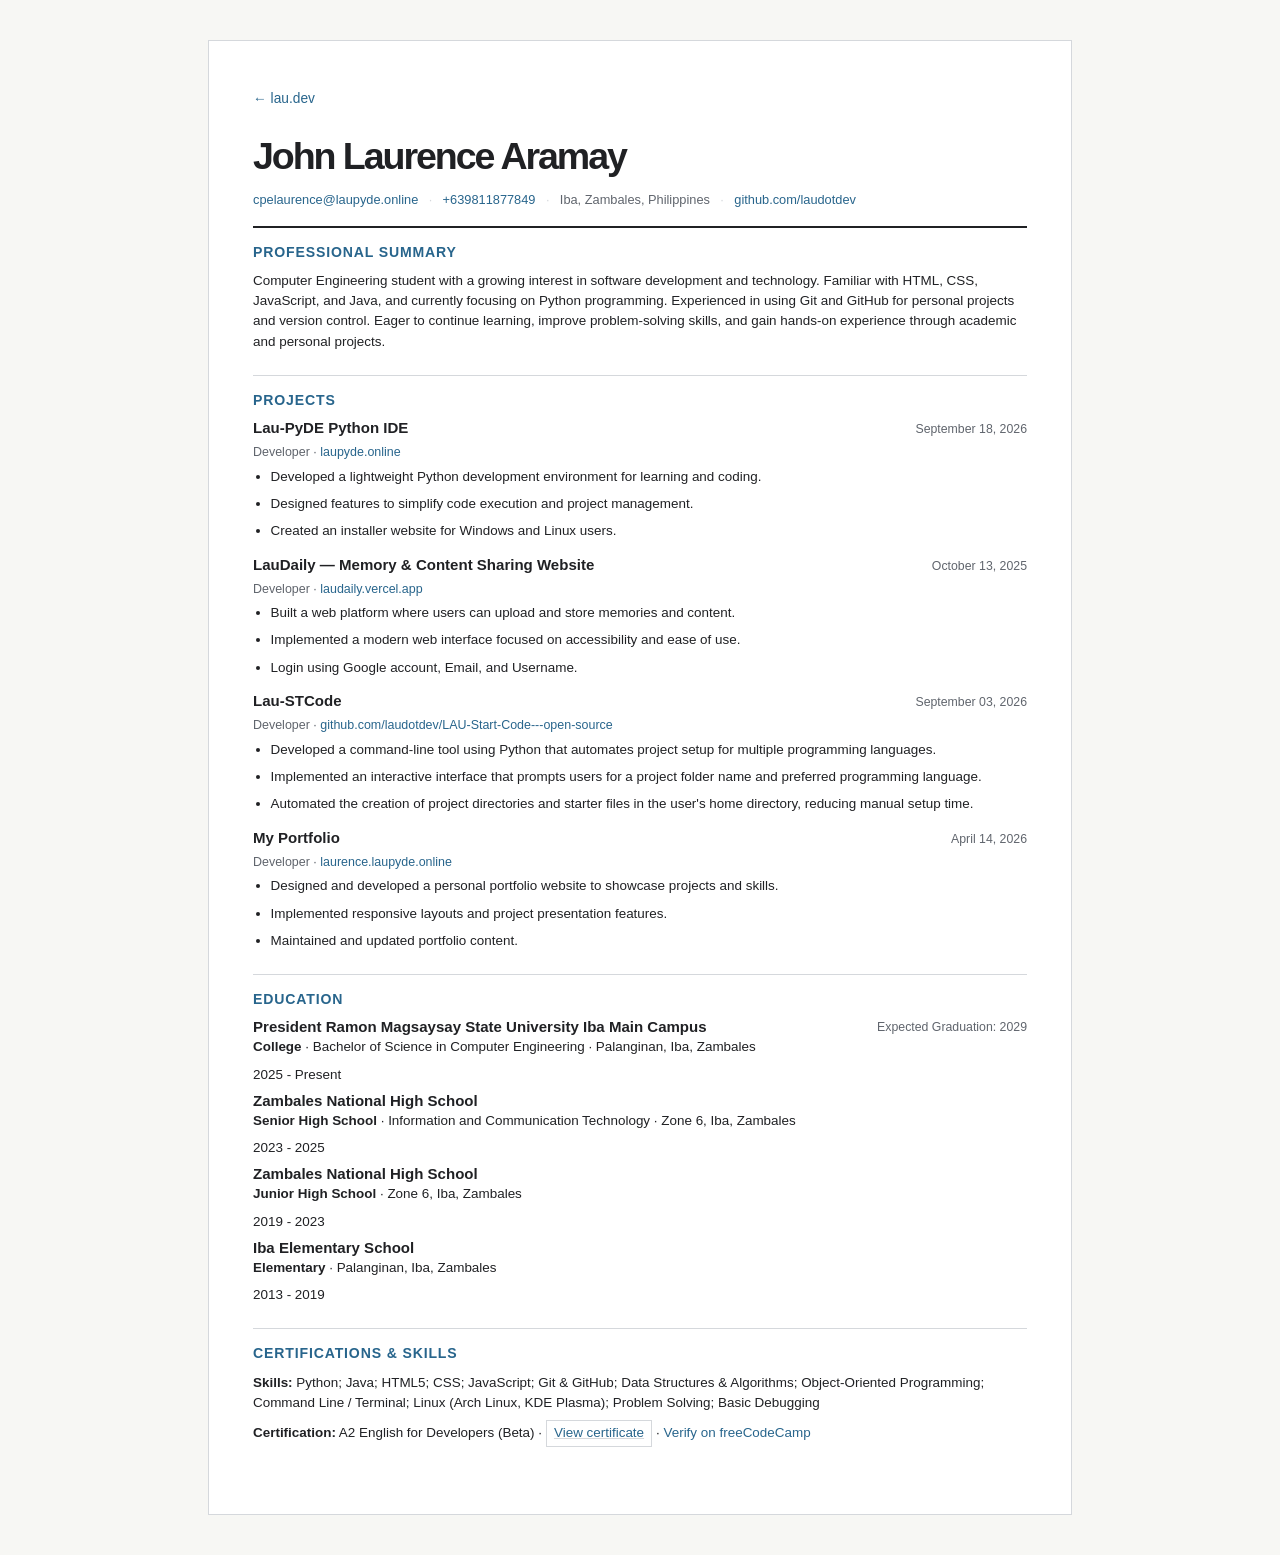
<file: resume.html>
<!doctype html>
<html lang="en">
<head>
    <meta charset="utf-8">
    <meta name="viewport" content="width=device-width, initial-scale=1">
    <meta name="description" content="Resume for John Laurence Aramay, Computer Engineering student and developer.">
    <meta name="author" content="John Laurence Aramay">
    <title>Resume — John Laurence Aramay</title>
    <link rel="icon" href="img/ryu-dev.png" type="image/png">
    <link rel="stylesheet" href="styles.css">
    <script src="portfolio.js" defer></script>
</head>
<body class="resume-page">
    <main class="resume-sheet">
        <a class="resume-back" href="index.html">← lau.dev</a>

        <header class="resume-header">
            <h1>John Laurence Aramay</h1>
            <ul class="resume-contact" aria-label="Contact information">
                <li><a href="mailto:comp.sci.lau@programmer.net">cpelaurence@laupyde.online</a></li>
                <li><a href="tel:+69811877849">+639811877849</a></li>
                <li>Iba, Zambales, Philippines</li>
                <li><a href="https://github.com/laudotdev" target="_blank" rel="noopener noreferrer">github.com/laudotdev</a></li>
            </ul>
        </header>

        <section class="resume-section" aria-labelledby="summary-title">
            <h2 id="summary-title">Professional Summary</h2>
            <p>Computer Engineering student with a growing interest in software development and technology. Familiar with HTML, CSS, JavaScript, and Java, and currently focusing on Python programming. Experienced in using Git and GitHub for personal projects and version control. Eager to continue learning, improve problem-solving skills, and gain hands-on experience through academic and personal projects.</p>
        </section>

        <section class="resume-section" aria-labelledby="resume-projects-title">
            <h2 id="resume-projects-title">Projects</h2>

            <article class="resume-project">
                <div class="resume-project-heading">
                    <h3>Lau-PyDE Python IDE</h3>
                    <time datetime="2026-09-18">September 18, 2026</time>
                </div>
                <p class="resume-project-meta">Developer <span aria-hidden="true">·</span> <a href="https://laupyde.online" target="_blank" rel="noopener noreferrer">laupyde.online</a></p>
                <ul>
                    <li>Developed a lightweight Python development environment for learning and coding.</li>
                    <li>Designed features to simplify code execution and project management.</li>
                    <li>Created an installer website for Windows and Linux users.</li>
                </ul>
            </article>

            <article class="resume-project">
                <div class="resume-project-heading">
                    <h3>LauDaily — Memory &amp; Content Sharing Website</h3>
                    <time datetime="2025-10-13">October 13, 2025</time>
                </div>
                <p class="resume-project-meta">Developer <span aria-hidden="true">·</span> <a href="https://laudaily.vercel.app" target="_blank" rel="noopener noreferrer">laudaily.vercel.app</a></p>
                <ul>
                    <li>Built a web platform where users can upload and store memories and content.</li>
                    <li>Implemented a modern web interface focused on accessibility and ease of use.</li>
                    <li>Login using Google account, Email, and Username.</li>
                </ul>
            </article>

            <article class="resume-project">
                <div class="resume-project-heading">
                    <h3>Lau-STCode</h3>
                    <time datetime="2026-09-03">September 03, 2026</time>
                </div>
                <p class="resume-project-meta">Developer <span aria-hidden="true">·</span> <a href="https://github.com/laudotdev/LAU-Start-Code---open-source" target="_blank" rel="noopener noreferrer">github.com/laudotdev/LAU-Start-Code---open-source</a></p>
                <ul>
                    <li>Developed a command-line tool using Python that automates project setup for multiple programming languages.</li>
                    <li>Implemented an interactive interface that prompts users for a project folder name and preferred programming language.</li>
                    <li>Automated the creation of project directories and starter files in the user's home directory, reducing manual setup time.</li>
                </ul>
            </article>

            <article class="resume-project">
                <div class="resume-project-heading">
                    <h3>My Portfolio</h3>
                    <time datetime="2026-04-14">April 14, 2026</time>
                </div>
                <p class="resume-project-meta">Developer <span aria-hidden="true">·</span> <a href="https://laurence.laupyde.online" target="_blank" rel="noopener noreferrer">laurence.laupyde.online</a></p>
                <ul>
                    <li>Designed and developed a personal portfolio website to showcase projects and skills.</li>
                    <li>Implemented responsive layouts and project presentation features.</li>
                    <li>Maintained and updated portfolio content.</li>
                </ul>
            </article>
        </section>

        <section class="resume-section" aria-labelledby="education-title">
            <h2 id="education-title">Education</h2>
            <div class="resume-education-heading">
                <h3>President Ramon Magsaysay State University Iba Main Campus</h3>
                <p>Expected Graduation: 2029</p>
            </div>
            <p class="schools"><b>College </b><span aria-hidden="true">·</span> Bachelor of Science in Computer Engineering <span aria-hidden="true">·</span> Palanginan, Iba, Zambales</p>
            <p class="year-education">2025 - Present</p>
            <div class="resume-education-heading">
                <h3>Zambales National High School</h3>
            </div>
            <p class="schools"><b>Senior High School</b> <span aria-hidden="true">·</span> Information and Communication Technology <span aria-hidden="true">·</span> Zone 6, Iba, Zambales</p>
            <p class="year-education">2023 - 2025</p>
            <div class="resume-education-heading">
                <h3>Zambales National High School</h3>
            </div>
            <p class="schools"><b>Junior High School </b><span aria-hidden="true">·</span> Zone 6, Iba, Zambales</p>
            <p class="year-education">2019 - 2023</p>
            <div class="resume-education-heading">
                <h3>Iba Elementary School</h3>
            </div>
            <p class="schools"><b>Elementary </b><span aria-hidden="true">·</span> Palanginan, Iba, Zambales</p>
            <p class="year-education">2013 - 2019</p>
        </section>

        <section class="resume-section" aria-labelledby="cert-skills-title">
            <h2 id="cert-skills-title">Certifications &amp; Skills</h2>
            <p><strong>Skills:</strong> Python; Java; HTML5; CSS; JavaScript; Git &amp; GitHub; Data Structures &amp; Algorithms; Object-Oriented Programming; Command Line / Terminal; Linux (Arch Linux, KDE Plasma); Problem Solving; Basic Debugging</p>
            <p><strong>Certification:</strong> A2 English for Developers (Beta) · <button class="certificate-open" type="button" aria-haspopup="dialog" aria-controls="certificate-dialog">View certificate</button> · <a href="https://freecodecamp.org/certification/ryubbb/a2-english-for-developers" target="_blank" rel="noopener noreferrer">Verify on freeCodeCamp</a></p>
        </section>
    </main>
    <dialog class="certificate-dialog" id="certificate-dialog" aria-labelledby="certificate-dialog-title">
        <div class="certificate-dialog-header">
            <h3 id="certificate-dialog-title">A2 English for Developers certificate</h3>
            <button class="certificate-close" type="button" aria-label="Close certificate">×</button>
        </div>
        <img src="img/certification.png" alt="freeCodeCamp A2 English for Developers (Beta) certificate awarded to John Laurence Aramay on July 4, 2026">
    </dialog>
</body>
</html>
</file>
<file: styles.css>
:root {
    color-scheme: light;
    --page: #f7f7f4;
    --surface: #ffffff;
    --text: #202124;
    --muted: #60656d;
    --line: #d5d8dc;
    --accent: #28658c;
    --accent-hover: #174968;
    --tag: #edf2f5;
    --focus: #b65c19;
    --contribution-0: #d1dbe1;
    --contribution-1: #99b9cb;
    --contribution-2: #6594ad;
    --contribution-3: #3b7898;
    --contribution-4: #174f70;
    --contribution-outline: #aebcc5;
    --site-header-height: 4.25rem;
    --content-width: 66rem;
}

:root[data-theme="dark"] {
    color-scheme: dark;
    --page: #171a1d;
    --surface: #1e2226;
    --text: #e8e9e7;
    --muted: #b0b7bc;
    --line: #3b4248;
    --accent: #8fc6e8;
    --accent-hover: #c5e4f7;
    --tag: #282f34;
    --focus: #ffb36b;
    --contribution-0: #272d31;
    --contribution-1: #344e5d;
    --contribution-2: #416f88;
    --contribution-3: #5794b2;
    --contribution-4: #8fc6e8;
    --contribution-outline: #596b76;
}

* {
    box-sizing: border-box;
}

html {
    scroll-padding-top: calc(var(--site-header-height) + 1rem);
    scroll-behavior: smooth;
}

body {
    margin: 0;
    background: var(--page);
    color: var(--text);
    font-family: Arial, Helvetica, sans-serif;
    font-size: 1rem;
    line-height: 1.65;
}

button,
a {
    color: inherit;
    font: inherit;
}

a {
    text-decoration-color: transparent;
    text-underline-offset: 0.2em;
}

a:hover {
    color: var(--accent-hover);
    text-decoration-color: currentColor;
}

a:focus-visible,
button:focus-visible {
    outline: 2px solid var(--focus);
    outline-offset: 3px;
}

button {
    cursor: pointer;
}

.page-width {
    width: min(var(--content-width), calc(100% - 3rem));
    margin-inline: auto;
}

.brand,
.eyebrow {
    font-family: "Comic Sans MS", "Segoe Print", cursive;
    text-transform: uppercase;
}

.skip-link {
    position: absolute;
    top: -5rem;
    left: 1rem;
    z-index: 5;
    padding: 0.45rem 0.75rem;
    background: var(--surface);
    color: var(--accent);
    border: 1px solid var(--line);
}

.visually-hidden {
    position: absolute;
    width: 1px;
    height: 1px;
    padding: 0;
    margin: -1px;
    overflow: hidden;
    clip: rect(0, 0, 0, 0);
    white-space: nowrap;
    border: 0;
}

.skip-link:focus {
    top: 1rem;
}

.site-header {
    border-bottom: 1px solid var(--line);
    background: var(--page);
}

html.js .site-header {
    position: fixed;
    inset: 0 0 auto;
    z-index: 100;
}

html.js #main {
    padding-top: var(--site-header-height);
}

.site-header-inner {
    min-height: 4.25rem;
    display: flex;
    align-items: center;
    gap: 2rem;
}

.brand-controls {
    display: flex;
    flex: 0 0 auto;
    align-items: center;
    gap: 1.25rem;
}

.brand {
    flex: 0 0 auto;
    color: var(--text);
    font-weight: 700;
    font-size: 1.25rem;
    letter-spacing: 0;
    text-decoration: none;
}

.brand span {
    color: var(--accent);
}

.site-nav {
    display: flex;
    align-items: center;
    justify-content: flex-end;
    gap: clamp(0.8rem, 2.5vw, 1.8rem);
    margin-left: auto;
}

.site-nav a {
    color: var(--muted);
    font-size: 0.9rem;
    text-decoration: none;
}

.site-nav a:hover,
.site-nav a:focus-visible {
    color: var(--accent);
}

.nav-toggle {
    display: none;
    width: 2.5rem;
    height: 2.35rem;
    padding: 0.45rem;
    border: 1px solid var(--line);
    background: transparent;
    color: var(--text);
}

.nav-toggle-icon {
    display: flex;
    height: 100%;
    flex-direction: column;
    justify-content: space-between;
}

.nav-toggle-icon span {
    display: block;
    width: 100%;
    height: 2px;
    background: currentColor;
}

.resume-button {
    display: inline-flex;
    align-items: center;
    gap: 0.45rem;
    border: 1px solid var(--line);
    padding: 0.35rem 0.7rem;
    color: var(--accent);
    font-size: 0.88rem;
    text-decoration: none;
}

.resume-button:hover {
    border-color: var(--accent);
    text-decoration: none;
}

.theme-toggle,
.music-toggle {
    display: inline-flex;
    align-items: center;
    justify-content: center;
    gap: 0.4rem;
    border: 1px solid var(--line);
    border-radius: 0;
    background: transparent;
    color: var(--muted);
    padding: 0.3rem 0.55rem;
    font-size: 0.78rem;
}

.music-toggle {
    width: 2rem;
    height: 2rem;
    padding: 0;
    font-size: 1rem;
}

.theme-toggle:hover,
.music-toggle:hover {
    border-color: var(--accent);
    color: var(--accent);
}

.intro {
    display: grid;
    grid-template-columns: minmax(0, 1fr) 8.5rem;
    align-items: center;
    gap: 3rem;
    padding-block: clamp(3.5rem, 9vw, 6.5rem);
}

.eyebrow {
    color: var(--accent);
    font-size: 0.95rem;
    font-style: italic;
}

h1,
h2,
h3,
p,
figure {
    margin-top: 0;
}

h1,
h2,
h3 {
    line-height: 1.25;
}

h1 {
    margin-bottom: 0.55rem;
    font-size: clamp(2.1rem, 5vw, 3.25rem);
    letter-spacing: -0.055em;
    font-weight: 650;
}

.intro-role {
    margin-bottom: 1rem;
    color: var(--accent);
    font-size: 1.05rem;
}

.intro-summary {
    max-width: 42rem;
    color: var(--muted);
    font-size: 1.05rem;
    text-align: justify;
}

.intro-actions {
    display: flex;
    align-items: center;
    flex-wrap: wrap;
    gap: 1rem 1.25rem;
    margin-top: 1.5rem;
}

.text-link,
.project-links a,
.contact-list a {
    color: var(--accent);
    text-decoration: underline;
    text-decoration-color: var(--line);
}

.portrait {
    margin: 0;
    justify-self: end;
}

.portrait img {
    display: block;
    width: 250px;
    height: 250px;
    object-fit: cover;
    border: 1px solid var(--line);
    filter: grayscale(15%);
}

.portrait figcaption {
    margin-top: 0.5rem;
    color: var(--muted);
    font-size: 0.68rem;
    text-align: right;
}

.content-section {
    padding-block: 2.6rem 3rem;
    border-top: 1px solid var(--line);
    scroll-margin-top: 1rem;
}

.section-heading {
    margin-bottom: 1.1rem;
}

.section-heading .eyebrow {
    margin-bottom: 0.35rem;
}

.section-heading h2 {
    margin-bottom: 0;
    font-size: 1.65rem;
    font-weight: 620;
    letter-spacing: -0.035em;
}

.project-list {
    margin: 0;
    padding: 0;
    list-style: none;
    counter-reset: projects;
}

.project-item {
    position: relative;
    padding: 1.25rem 0 1.35rem 2.5rem;
    border-top: 1px solid var(--line);
    counter-increment: projects;
}

.project-item::before {
    position: absolute;
    top: 1.35rem;
    left: 0;
    content: "0" counter(projects) ".";
    color: var(--muted);
    font-family: Arial, Helvetica, sans-serif;
    font-size: 0.75rem;
}

.project-heading {
    display: flex;
    align-items: baseline;
    flex-wrap: wrap;
    gap: 0.5rem 1rem;
}

.project-heading h3 {
    margin: 0;
    font-size: 1.1rem;
    font-weight: 620;
}

.project-kind,
.project-date {
    color: var(--muted);
    font-size: 0.72rem;
}

.project-date {
    white-space: nowrap;
}

.project-item article > p {
    margin: 0.45rem 0 0.65rem;
    max-width: 52rem;
    color: var(--muted);
    text-align: justify;
}

.project-item article {
    display: grid;
    grid-template-columns: minmax(0, 1fr) minmax(15rem, 34%);
    column-gap: 2rem;
    align-items: start;
}

.project-item article > .project-heading,
.project-item article > p,
.project-item article > .paragraphs,
.project-item article > .tags,
.project-item article > .project-links {
    grid-column: 1;
}

.project-preview {
    grid-column: 2;
    grid-row: 1 / span 4;
    align-self: center;
    min-width: 0;
}

.preview-frame {
    display: block;
    width: 100%;
    aspect-ratio: 16 / 9;
    overflow: hidden;
    border: 1px solid var(--line);
    background: var(--surface);
}

.preview-frame iframe,
.preview-frame img {
    display: block;
    width: 100%;
    height: 100%;
    border: 0;
}

.preview-frame iframe {
    width: 400%;
    height: 400%;
    transform: scale(0.25);
    transform-origin: top left;
    pointer-events: none;
}

.preview-frame img {
    object-fit: contain;
}

.github-activity {
    padding-block: 1.75rem 2rem;
}

.contribution-figure {
    margin: 0;
}

.contribution-chart {
    width: 100%;
    max-width: 760px;
}

.contribution-chart svg {
    display: block;
    width: 100%;
    height: auto;
}

.contribution-chart text {
    fill: var(--muted);
    font-family: Arial, Helvetica, sans-serif;
    font-size: 10px;
}

.contribution-cell {
    stroke: var(--contribution-outline);
    stroke-width: 0.75;
}

.contribution-cell.level-0 { fill: var(--contribution-0); }
.contribution-cell.level-1 { fill: var(--contribution-1); }
.contribution-cell.level-2 { fill: var(--contribution-2); }
.contribution-cell.level-3 { fill: var(--contribution-3); }
.contribution-cell.level-4 { fill: var(--contribution-4); }
.contribution-cell.future {
    fill: transparent;
    stroke: var(--line);
    stroke-dasharray: 2 2;
}

.contribution-status,
.contribution-total {
    margin: 0;
    color: var(--muted);
    font-size: 0.85rem;
}

.contribution-figure figcaption {
    display: flex;
    align-items: baseline;
    flex-wrap: wrap;
    gap: 0.35rem 1.1rem;
    margin-top: 0.55rem;
    color: var(--muted);
    font-size: 0.82rem;
}

.contribution-figure a {
    color: var(--accent);
    text-decoration: underline;
    text-decoration-color: var(--line);
}

.paragraphs {
    margin: 0.45rem 0 0.65rem;
    max-width: 52rem;
    color: var(--muted);
    text-align: justify;
}

.tags {
    display: flex;
    flex-wrap: wrap;
    gap: 0.35rem;
    margin: 0.55rem 0 0.8rem;
    padding: 0;
    list-style: none;
    font-size: 0.72rem;
}

.tags li {
    padding: 0.08rem 0.4rem;
    background: var(--tag);
    color: var(--muted);
}

.project-links {
    display: flex;
    flex-wrap: wrap;
    gap: 0.55rem;
    margin-top: 0.2rem;
    font-size: 0.92rem;
    font-weight: 600;
}

.project-links a {
    display: inline-flex;
    align-items: center;
    gap: 0.3rem;
    padding: 0.35rem 0.6rem;
    border: 1px solid var(--line);
    color: var(--accent);
    text-decoration: none;
}

.project-links a:hover,
.project-links a:focus-visible {
    border-color: var(--accent);
    text-decoration: underline;
}

.split-section {
    display: grid;
    grid-template-columns: minmax(10rem, 0.32fr) minmax(0, 1fr);
    gap: 2rem;
}

.split-section .section-heading {
    margin-bottom: 0;
}

.skill-groups {
    border-top: 1px solid var(--line);
}

.skill-row {
    display: grid;
    grid-template-columns: minmax(9rem, 0.32fr) minmax(0, 1fr);
    gap: 1rem;
    padding: 0.8rem 0;
    border-bottom: 1px solid var(--line);
    text-align: left;
}

.skill-row h3 {
    margin: 0;
    font-size: 0.9rem;
    font-weight: 600;
}

.skill-icons {
    display: flex;
    flex-wrap: wrap;
    align-items: center;
    gap: 0.45rem 1rem;
    margin: 0;
    padding: 0;
    list-style: none;
}

.skill-icons li {
    display: inline-flex;
    align-items: center;
    gap: 0.45rem;
    min-height: 2rem;
    color: var(--text);
    font-size: 0.88rem;
}

.skill-icons img {
    display: block;
    width: 1.6rem;
    height: 1.6rem;
    flex: 0 0 auto;
    object-fit: contain;
}

:root[data-theme="dark"] .skill-icons img[src$="/github.svg"],
:root[data-theme="dark"] .skill-icons img[src$="/flask.svg"],
:root[data-theme="dark"] .skill-icons img[src$="/sqlalchemy.svg"] {
    filter: brightness(0) invert(0.88);
}

.skill-row p,
.about-copy p,
.contact-copy p {
    margin-bottom: 0.6rem;
    color: var(--muted);
    text-align: justify;
}

.about-copy p:last-child {
    margin-bottom: 0;
}

.contact-list {
    margin: 0.9rem 0 1rem;
    padding: 0;
    list-style: none;
}

.contact-list li + li {
    margin-top: 0.4rem;
}

.contact-list a {
    display: inline-flex;
    flex-wrap: wrap;
    gap: 0.35rem 0.75rem;
}

.contact-list .meta-text {
    color: var(--muted);
    font-size: 0.86rem;
}

.other-links {
    display: flex;
    flex-wrap: wrap;
    gap: 0.5rem 1rem;
    padding-top: 0.8rem;
    border-top: 1px solid var(--line);
    font-size: 0.86rem;
}

.other-links a {
    color: var(--muted);
}

.certification-copy h3 {
    margin-bottom: 0.25rem;
    font-size: 1rem;
}

.certification-copy > p,
.certificate-figure figcaption {
    color: var(--muted);
    font-size: 0.84rem;
}

.certificate-figure {
    margin: 1rem 0 0.75rem;
}

.certificate-figure img {
    display: block;
    width: 100%;
    max-width: 37rem;
    height: auto;
    border: 1px solid var(--line);
}

.certificate-figure figcaption {
    margin-top: 0.35rem;
}

.certification-links {
    display: flex;
    flex-wrap: wrap;
    gap: 0.5rem 1.25rem;
    font-size: 0.86rem;
}

.certification-links a {
    color: var(--accent);
    text-decoration: underline;
    text-decoration-color: var(--line);
}

.verify-cert {
    margin-bottom: 3px;
}

.certificate-open {
    padding: 0.15rem 0.45rem;
    border: 1px solid var(--line);
    background: transparent;
    color: var(--accent);
    text-decoration: underline;
    text-decoration-color: var(--line);
    cursor: pointer;
}

.certificate-open:hover {
    border-color: var(--accent);
    color: var(--accent-hover);
}

.certificate-dialog {
    width: min(92vw, 72rem);
    max-width: none;
    max-height: 90vh;
    padding: 1rem;
    overflow: auto;
    border: 1px solid var(--line);
    background: var(--surface);
    color: var(--text);
}

.certificate-dialog::backdrop {
    background: rgb(0 0 0 / 78%);
}

.certificate-dialog-header {
    display: flex;
    align-items: center;
    justify-content: space-between;
    gap: 1rem;
    margin-bottom: 0.75rem;
}

.certificate-dialog-header h3 {
    margin: 0;
    font-size: 1rem;
}

.certificate-close {
    display: grid;
    width: 2.25rem;
    height: 2.25rem;
    place-items: center;
    flex: 0 0 auto;
    border: 1px solid var(--line);
    background: transparent;
    color: var(--text);
    font-size: 1.75rem;
    line-height: 1;
}

.certificate-close:hover {
    border-color: var(--accent);
    color: var(--accent-hover);
}

.certificate-dialog > img {
    display: block;
    width: 100%;
    max-height: calc(90vh - 5rem);
    object-fit: contain;
}

.email-dialog {
    width: min(92vw, 28rem);
    padding: 1.25rem;
    border: 1px solid var(--line);
    background: var(--surface);
    color: var(--text);
}

.email-dialog::backdrop {
    background: rgb(0 0 0 / 55%);
}

.email-dialog-header {
    display: flex;
    align-items: center;
    justify-content: space-between;
    gap: 1rem;
    margin-bottom: 1rem;
}

.email-dialog-header h3 {
    margin: 0;
    font-size: 1.1rem;
}

.email-dialog-close {
    display: grid;
    width: 2.25rem;
    height: 2.25rem;
    place-items: center;
    flex: 0 0 auto;
    border: 1px solid var(--line);
    background: transparent;
    color: var(--text);
    font-size: 1.75rem;
    line-height: 1;
}

.email-dialog-close:hover {
    border-color: var(--accent);
    color: var(--accent-hover);
}

.email-address {
    margin: 0 0 1rem;
    overflow-wrap: anywhere;
    font-size: 1.05rem;
    font-weight: 600;
    user-select: all;
}

.email-copy {
    padding: 0.45rem 0.7rem;
    border: 1px solid var(--line);
    background: transparent;
    color: var(--accent);
}

.email-copy:hover {
    border-color: var(--accent);
    color: var(--accent-hover);
}

.email-copy-status {
    min-height: 1.5em;
    margin: 0.5rem 0 0;
    color: var(--muted);
    font-size: 0.85rem;
}

.site-footer {
    border-top: 1px solid var(--line);
    color: var(--muted);
    font-size: 0.72rem;
}

.footer-inner {
    display: flex;
    align-items: center;
    justify-content: space-between;
    flex-wrap: wrap;
    gap: 0.4rem 1rem;
    padding-block: 1rem 1.25rem;
}

.footer-inner p {
    margin: 0;
}

.back-to-top {
    color: var(--accent);
}

/* Standalone resume page */
.resume-page {
    --resume-width: 54rem;
}

.resume-sheet {
    width: min(var(--resume-width), calc(100% - 3rem));
    margin: 2.5rem auto;
    padding: clamp(1.25rem, 4vw, 2.75rem);
    border: 1px solid var(--line);
    background: var(--surface);
}

.resume-back {
    display: inline-block;
    margin-bottom: 1.4rem;
    color: var(--accent);
    font-size: 0.86rem;
}

.resume-header {
    padding-bottom: 1rem;
    border-bottom: 2px solid var(--text);
}

.resume-header h1 {
    font-size: clamp(1.8rem, 5vw, 2.35rem);
}

.resume-contact {
    display: flex;
    flex-wrap: wrap;
    gap: 0.2rem 0.65rem;
    margin: 0;
    padding: 0;
    color: var(--muted);
    font-size: 0.8rem;
    list-style: none;
}

.resume-contact li + li::before {
    content: "·";
    margin-right: 0.65rem;
    color: var(--line);
}

.resume-contact a,
.resume-project a,
.resume-section > p a {
    color: var(--accent);
    overflow-wrap: anywhere;
}

.resume-section {
    padding-block: 1rem;
    border-bottom: 1px solid var(--line);
}

.resume-section:last-child {
    border-bottom: 0;
}

.resume-section h2 {
    margin-bottom: 0.6rem;
    color: var(--accent);
    font-size: 0.88rem;
    letter-spacing: 0.06em;
    text-transform: uppercase;
}

.resume-section p,
.resume-project li {
    margin-bottom: 0.45rem;
    font-size: 0.84rem;
    line-height: 1.5;
}

.schools{
    margin-top: 0;
}

.year-education {
    margin-top: 0;
    margin-bottom: 0.8rem;
}

.resume-project + .resume-project {
    margin-top: 0.9rem;
}

.resume-project-heading,
.resume-education-heading {
    display: flex;
    align-items: baseline;
    justify-content: space-between;
    gap: 0.5rem 1rem;
}

.resume-project-heading h3,
.resume-education-heading h3 {
    margin: 0;
    font-size: 0.94rem;
    font-weight: 650;
}

.resume-project-heading time,
.resume-education-heading p {
    flex: 0 0 auto;
    margin: 0;
    color: var(--muted);
    font-size: 0.77rem;
}

.resume-project .resume-project-meta {
    margin: 0.22rem 0 0.3rem;
    color: var(--muted);
    font-size: 0.78rem;
}

.resume-project ul {
    margin: 0;
    padding-left: 1.1rem;
}

.resume-project li + li {
    margin-top: 0.15rem;
}

.resume-education-heading {
    align-items: flex-start;
}

.resume-section strong {
    color: var(--text);
}

.year-education {
    margin-top: 0;
}

@media (max-width: 985px) {
    .intro-summary {
        max-width: 500px;
        font-size: 1rem;
        display: flex;
        overflow-wrap: break-word;
    }
}

@media (max-width: 929px) {
    .intro-summary {
        font-size: 0.90rem;
        margin-right: 20px;
        overflow-wrap: break-word;
        word-wrap: break-word;
    }
}

@media (max-width: 817px) {
    .intro-summary {
        max-width: 400px;
        margin-right: 20px;
        word-wrap: break-word;
    }
}

@media (max-width: 720px) {
    :root {
        --site-header-height: 3.7rem;
    }

    .site-header-inner {
        min-height: 0;
        flex-wrap: wrap;
        gap: 0.55rem 1rem;
        padding-block: 0.75rem;
    }

    .site-nav {
        order: 4;
        width: 100%;
        flex-direction: column;
        align-items: stretch;
        gap: 0;
        margin: 0;
        padding-top: 0.35rem;
        border-top: 1px solid var(--line);
    }

    .js .site-nav {
        display: none;
    }

    .js .site-header-inner.nav-open .site-nav {
        display: flex;
    }

    .site-nav a {
        padding: 0.45rem 0;
    }

    .js .nav-toggle {
        display: block;
        order: 3;
    }

    .brand-controls {
        order: 1;
    }

    .theme-toggle {
        order: 2;
        margin-left: auto;
    }

    .intro {
        grid-template-columns: 1fr;
        gap: 1.25rem;
        text-align: center;
    }

    .project-item article {
        grid-template-columns: minmax(0, 1fr);
        row-gap: 0;
    }

    .project-item article > .project-preview {
        grid-column: 1;
        grid-row: auto;
        margin-top: 0.8rem;
    }

    .intro-summary {
        display: block;
        max-width: 500px;
        margin-inline: auto;
        text-align: center;
    }

    .intro-copy {
        grid-row: 2;
        text-align: center;
    }

    .intro-actions {
        justify-content: center;
    }

    .portrait {
        grid-row: 1;
        justify-self: center;
        text-align: center;
    }

    .portrait figcaption {
        text-align: center;
    }

    .portrait img {
        width: clamp(10rem, 50vw, 14rem);
        height: clamp(10rem, 50vw, 14rem);
    }

    .split-section {
        grid-template-columns: 1fr;
        gap: 1rem;
    }
}

@media (max-width: 480px) {
    .page-width,
    .resume-sheet {
        width: calc(100% - 2rem);
    }

    .site-nav {
        gap: 0;
    }

    .site-nav a {
        font-size: 0.84rem;
    }

    .intro {
        grid-template-columns: 1fr;
        padding-block: 3rem;
    }

    .intro-summary {
        max-width: 350px;
    }

    .portrait figcaption {
        text-align: center;
    }

    .project-item {
        padding-left: 2rem;
    }

    .skill-row {
        grid-template-columns: 1fr;
        gap: 0.15rem;
    }

    .resume-sheet {
        margin-block: 1rem;
        padding: 1rem;
    }

    .resume-project-heading,
    .resume-education-heading {
        display: block;
    }

    .resume-project-heading time,
    .resume-education-heading p {
        display: block;
        margin-top: 0.15rem;
    }

    .resume-contact {
        display: grid;
        gap: 0.25rem;
    }

    .resume-contact li + li::before {
        content: none;
    }

    /* img {
        justify-content: center;
        display: flex;
        align-items: center;
        margin: 0 auto;
    } */
}

@media (prefers-reduced-motion: reduce) {
    html {
        scroll-behavior: auto;
    }
}

@media print {
    :root {
        color-scheme: light;
        --page: #ffffff;
        --surface: #ffffff;
        --text: #111111;
        --muted: #333333;
        --line: #aaaaaa;
        --accent: #111111;
    }

    body {
        background: #ffffff;
        font-size: 10pt;
    }

    .resume-sheet {
        width: 100%;
        margin: 0;
        padding: 0;
        border: 0;
    }

    .resume-back {
        display: none;
    }

    .resume-section {
        break-inside: avoid;
    }

    .resume-contact a,
    .resume-project a,
    .resume-section > p a {
        color: inherit;
        text-decoration: none;
    }
}
</file>
